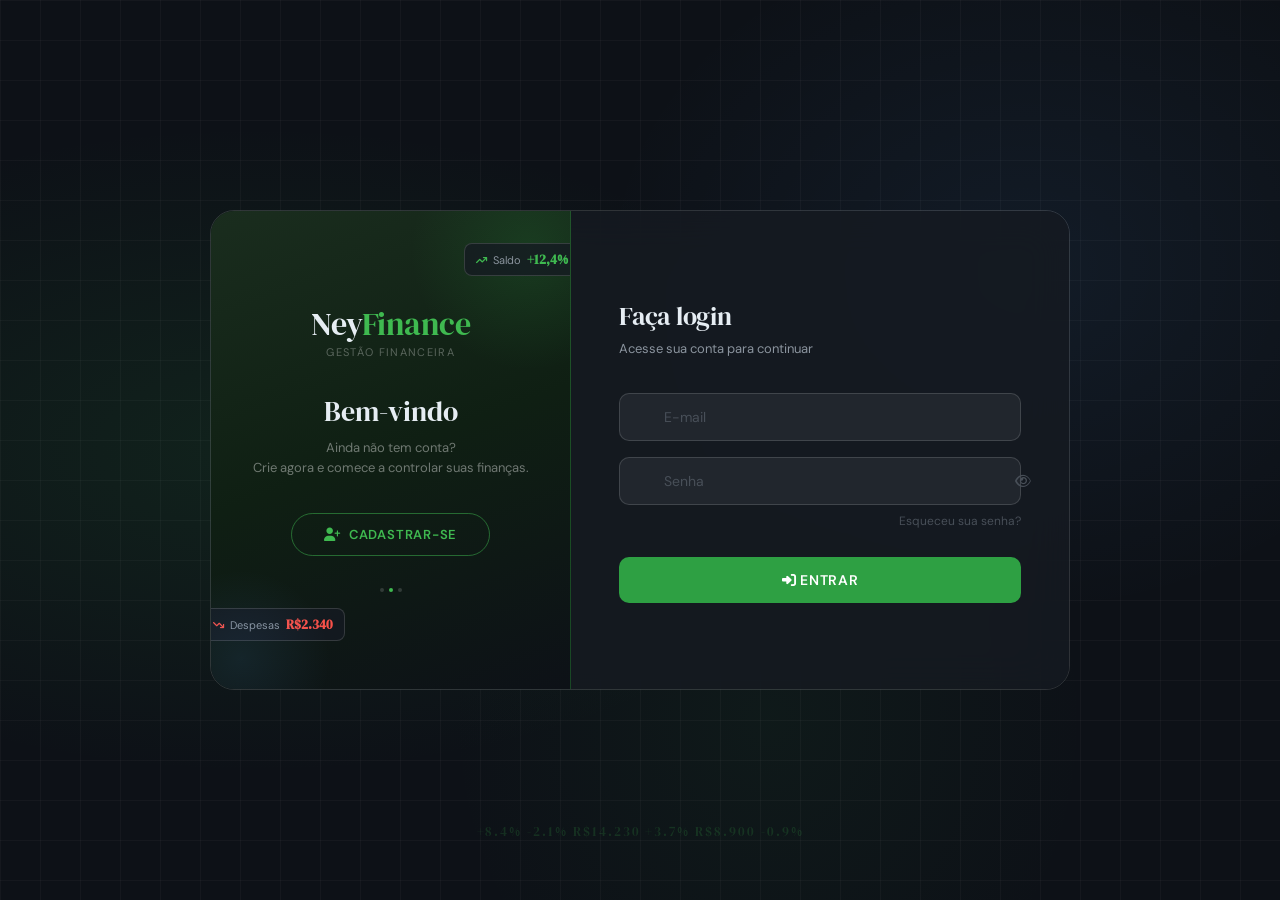
<file: NeyFinanceUsu/login.html>
<!DOCTYPE html>
<html lang="pt-BR">
<head>
  <meta charset="UTF-8" />
  <meta name="viewport" content="width=device-width, initial-scale=1.0" />
  <title>NeyFinance — Login</title>
  <link rel="preconnect" href="https://fonts.googleapis.com" />
  <link href="https://fonts.googleapis.com/css2?family=DM+Serif+Display&family=DM+Sans:wght@300;400;500;600&display=swap" rel="stylesheet" />
  <link rel="stylesheet" href="https://cdnjs.cloudflare.com/ajax/libs/font-awesome/6.5.0/css/all.min.css" />
  <style>
    *, *::before, *::after { box-sizing: border-box; margin: 0; padding: 0; }

    :root {
      --bg: #0d1117;
      --bg2: #161b22;
      --bg3: #21262d;
      --border: rgba(255,255,255,0.08);
      --border2: rgba(255,255,255,0.14);
      --text: #e6edf3;
      --text2: #8b949e;
      --text3: #484f58;
      --green: #2ea043;
      --green-light: #3fb950;
      --green-bg: rgba(46,160,67,0.15);
      --green-border: rgba(46,160,67,0.35);
      --accent: #58a6ff;
      --radius: 10px;
      --radius-lg: 16px;
    }

    html, body {
      height: 100%;
      font-family: 'DM Sans', sans-serif;
      background: var(--bg);
      color: var(--text);
      overflow: hidden;
    }

    .bg-scene {
      position: fixed;
      inset: 0;
      z-index: 0;
      background:
        radial-gradient(ellipse 80% 60% at 20% 50%, rgba(46,160,67,0.12) 0%, transparent 60%),
        radial-gradient(ellipse 60% 70% at 80% 30%, rgba(88,166,255,0.07) 0%, transparent 55%),
        radial-gradient(ellipse 50% 80% at 60% 80%, rgba(46,160,67,0.06) 0%, transparent 50%),
        var(--bg);
    }

    .bg-scene::before {
      content: '';
      position: absolute;
      inset: 0;
      background-image:
        linear-gradient(rgba(255,255,255,0.03) 1px, transparent 1px),
        linear-gradient(90deg, rgba(255,255,255,0.03) 1px, transparent 1px);
      background-size: 40px 40px;
    }

    .bg-scene::after {
      content: '+8.4%  -2.1%  R$14.230  +3.7%  R$8.900  -0.9%';
      position: absolute;
      bottom: 60px;
      left: 50%;
      transform: translateX(-50%);
      font-family: 'DM Serif Display', serif;
      font-size: 13px;
      color: rgba(63,185,80,0.18);
      letter-spacing: 0.15em;
      white-space: nowrap;
      pointer-events: none;
    }

    .container {
      position: relative;
      z-index: 1;
      height: 100vh;
      display: flex;
      align-items: center;
      justify-content: center;
      padding: 20px;
    }

    .card-wrapper {
      display: flex;
      width: 100%;
      max-width: 860px;
      min-height: 480px;
      border-radius: 24px;
      overflow: hidden;
      border: 1px solid var(--border2);
      backdrop-filter: blur(20px);
      animation: slideUp 0.5s cubic-bezier(0.16,1,0.3,1) both;
    }

    @keyframes slideUp {
      from { opacity: 0; transform: translateY(24px); }
      to   { opacity: 1; transform: translateY(0); }
    }

    .panel-left {
      width: 42%;
      background: linear-gradient(160deg, #1a2d1e 0%, #0f1f13 50%, #0d1117 100%);
      border-right: 1px solid var(--green-border);
      display: flex;
      flex-direction: column;
      align-items: center;
      justify-content: center;
      padding: 48px 40px;
      position: relative;
      overflow: hidden;
    }

    .panel-left::before {
      content: '';
      position: absolute;
      top: -80px; right: -80px;
      width: 240px; height: 240px;
      border-radius: 50%;
      background: radial-gradient(circle, rgba(46,160,67,0.18) 0%, transparent 70%);
      pointer-events: none;
    }

    .panel-left::after {
      content: '';
      position: absolute;
      bottom: -60px; left: -60px;
      width: 180px; height: 180px;
      border-radius: 50%;
      background: radial-gradient(circle, rgba(88,166,255,0.09) 0%, transparent 70%);
      pointer-events: none;
    }

    .logo-area {
      text-align: center;
      margin-bottom: 36px;
    }

    .logo-mark {
      font-family: 'DM Serif Display', serif;
      font-size: 32px;
      color: var(--text);
      letter-spacing: -0.5px;
      line-height: 1;
    }

    .logo-mark span { color: var(--green-light); }

    .logo-sub {
      font-size: 11px;
      color: rgba(255,255,255,0.3);
      text-transform: uppercase;
      letter-spacing: 0.12em;
      margin-top: 5px;
    }

    .welcome-title {
      font-family: 'DM Serif Display', serif;
      font-size: 28px;
      color: var(--text);
      text-align: center;
      line-height: 1.2;
      margin-bottom: 10px;
    }

    .welcome-sub {
      font-size: 13px;
      color: rgba(255,255,255,0.4);
      text-align: center;
      margin-bottom: 36px;
      line-height: 1.5;
    }

    .btn-outline {
      display: inline-flex;
      align-items: center;
      justify-content: center;
      gap: 8px;
      padding: 12px 32px;
      border-radius: 50px;
      border: 1.5px solid rgba(63,185,80,0.5);
      background: transparent;
      color: var(--green-light);
      font-family: 'DM Sans', sans-serif;
      font-size: 13px;
      font-weight: 600;
      letter-spacing: 0.06em;
      text-transform: uppercase;
      cursor: pointer;
      transition: all 0.2s;
      text-decoration: none;
    }

    .btn-outline:hover {
      background: var(--green-bg);
      border-color: var(--green-light);
      transform: translateY(-1px);
    }

    .divider-dots {
      display: flex;
      gap: 5px;
      margin-top: 32px;
    }

    .divider-dots span {
      width: 4px; height: 4px;
      border-radius: 50%;
      background: rgba(255,255,255,0.15);
    }

    .divider-dots span:nth-child(2) {
      background: var(--green-light);
    }

    .panel-right {
      flex: 1;
      background: rgba(22,27,34,0.85);
      display: flex;
      flex-direction: column;
      justify-content: center;
      padding: 52px 48px;
      position: relative;
    }

    .form-title {
      font-family: 'DM Serif Display', serif;
      font-size: 26px;
      color: var(--text);
      margin-bottom: 6px;
      letter-spacing: -0.3px;
    }

    .form-subtitle {
      font-size: 13px;
      color: var(--text2);
      margin-bottom: 36px;
    }

    .input-group {
      margin-bottom: 16px;
      position: relative;
    }

    .input-group i {
      position: absolute;
      left: 16px;
      top: 50%;
      transform: translateY(-50%);
      color: var(--text3);
      font-size: 14px;
      pointer-events: none;
      transition: color 0.15s;
    }

    .input-group input {
      width: 100%;
      background: var(--bg3);
      border: 1px solid var(--border2);
      border-radius: var(--radius);
      padding: 14px 16px 14px 44px;
      font-size: 14px;
      font-family: 'DM Sans', sans-serif;
      color: var(--text);
      outline: none;
      transition: border-color 0.15s, box-shadow 0.15s;
    }

    .input-group input::placeholder { color: var(--text3); }

    .input-group input:focus {
      border-color: var(--green);
      box-shadow: 0 0 0 3px var(--green-bg);
    }

    .input-group input:focus + i,
    .input-group:focus-within i {
      color: var(--green-light);
    }

    .input-group input { position: relative; z-index: 1; background: var(--bg3); }

    .toggle-pw {
      position: absolute;
      right: 14px;
      top: 50%;
      transform: translateY(-50%);
      background: none;
      border: none;
      cursor: pointer;
      color: var(--text3);
      font-size: 14px;
      z-index: 2;
      padding: 4px;
      transition: color 0.15s;
    }

    .toggle-pw:hover { color: var(--text2); }

    .forgot-row {
      display: flex;
      justify-content: flex-end;
      margin-top: -8px;
      margin-bottom: 28px;
    }

    .forgot-link {
      font-size: 12px;
      color: var(--text3);
      text-decoration: none;
      transition: color 0.15s;
    }

    .forgot-link:hover { color: var(--green-light); }

    .btn-primary {
      width: 100%;
      padding: 14px;
      background: var(--green);
      border: none;
      border-radius: var(--radius);
      color: #fff;
      font-family: 'DM Sans', sans-serif;
      font-size: 14px;
      font-weight: 600;
      letter-spacing: 0.05em;
      text-transform: uppercase;
      cursor: pointer;
      transition: all 0.2s;
      display: flex;
      align-items: center;
      justify-content: center;
      gap: 8px;
    }

    .btn-primary:hover {
      background: var(--green-light);
      transform: translateY(-1px);
    }

    .btn-primary:active {
      transform: translateY(0);
    }

    .btn-primary.loading {
      pointer-events: none;
      opacity: 0.7;
    }

    .btn-primary .spinner {
      display: none;
      width: 16px; height: 16px;
      border: 2px solid rgba(255,255,255,0.3);
      border-top-color: #fff;
      border-radius: 50%;
      animation: spin 0.7s linear infinite;
    }

    .btn-primary.loading .spinner { display: block; }
    .btn-primary.loading .btn-text { display: none; }

    @keyframes spin { to { transform: rotate(360deg); } }

    .divider-or {
      display: flex;
      align-items: center;
      gap: 12px;
      margin: 24px 0;
      color: var(--text3);
      font-size: 12px;
    }

    .divider-or::before,
    .divider-or::after {
      content: '';
      flex: 1;
      height: 1px;
      background: var(--border);
    }

    .alert {
      display: none;
      align-items: center;
      gap: 8px;
      padding: 10px 14px;
      border-radius: var(--radius);
      font-size: 12.5px;
      margin-bottom: 16px;
      animation: fadeIn 0.2s ease;
    }

    @keyframes fadeIn { from { opacity: 0; transform: translateY(-4px); } to { opacity: 1; transform: none; } }

    .alert.error {
      background: rgba(218,54,51,0.12);
      border: 1px solid rgba(218,54,51,0.3);
      color: #f85149;
    }

    .alert.success {
      background: var(--green-bg);
      border: 1px solid var(--green-border);
      color: var(--green-light);
    }

    .floater {
      position: absolute;
      display: flex;
      align-items: center;
      gap: 6px;
      background: rgba(22,27,34,0.8);
      border: 1px solid var(--border2);
      border-radius: 8px;
      padding: 7px 11px;
      font-size: 11px;
      color: var(--text2);
      animation: floatUp 0.6s cubic-bezier(0.16,1,0.3,1) both;
      pointer-events: none;
    }

    .floater .val { font-weight: 600; font-family: 'DM Serif Display', serif; font-size: 13px; }
    .floater.pos .val { color: var(--green-light); }
    .floater.neg .val { color: #f85149; }
    .floater.f1 { top: 32px; right: -10px; animation-delay: 0.4s; }
    .floater.f2 { bottom: 48px; left: -10px; animation-delay: 0.55s; }

    @keyframes floatUp {
      from { opacity: 0; transform: translateY(12px); }
      to   { opacity: 1; transform: translateY(0); }
    }

    @media (max-width: 640px) {
      .card-wrapper { flex-direction: column; min-height: auto; border-radius: 18px; }
      .panel-left { width: 100%; padding: 36px 28px; min-height: 200px; }
      .panel-right { padding: 36px 28px; }
      .floater { display: none; }
      .welcome-title { font-size: 22px; }
    }
  </style>
</head>
<body>

<div class="bg-scene"></div>

<div class="container">
  <div class="card-wrapper">

    <!-- LEFT -->
    <div class="panel-left">

      <div class="logo-area">
        <div class="logo-mark">Ney<span>Finance</span></div>
        <div class="logo-sub">Gestão financeira</div>
      </div>

      <div class="welcome-title">Bem-vindo</div>
      <div class="welcome-sub">Ainda não tem conta?<br>Crie agora e comece a controlar suas finanças.</div>

      <a href="register.html" class="btn-outline">
        <i class="fa-solid fa-user-plus"></i>
        Cadastrar-se
      </a>

      <div class="divider-dots">
        <span></span><span></span><span></span>
      </div>

      <div class="floater pos f1">
        <i class="fa-solid fa-arrow-trend-up" style="color:var(--green-light);font-size:10px"></i>
        <span>Saldo</span>
        <span class="val">+12,4%</span>
      </div>
      <div class="floater neg f2">
        <i class="fa-solid fa-arrow-trend-down" style="color:#f85149;font-size:10px"></i>
        <span>Despesas</span>
        <span class="val">R$2.340</span>
      </div>

    </div>

    <!-- RIGHT -->
    <div class="panel-right">

      <div class="form-title">Faça login</div>
      <div class="form-subtitle">Acesse sua conta para continuar</div>

      <div id="alert-box" class="alert error">
        <i class="fa-solid fa-circle-exclamation"></i>
        <span id="alert-msg">E-mail ou senha inválidos.</span>
      </div>

      <form onsubmit="handleLogin(event)" novalidate>

        <div class="input-group">
          <input type="email" id="f-email" placeholder="E-mail" autocomplete="email" required />
          <i class="fa-regular fa-envelope"></i>
        </div>

        <div class="input-group">
          <input type="password" id="f-senha" placeholder="Senha" autocomplete="current-password" required />
          <i class="fa-solid fa-lock"></i>
          <button type="button" class="toggle-pw" onclick="toggleSenha()" id="eye-btn" aria-label="Mostrar senha">
            <i class="fa-regular fa-eye" id="eye-icon"></i>
          </button>
        </div>

        <div class="forgot-row">
          <a href="#" class="forgot-link">Esqueceu sua senha?</a>
        </div>

        <button type="submit" class="btn-primary" id="btn-login">
          <div class="spinner"></div>
          <span class="btn-text">
            <i class="fa-solid fa-right-to-bracket"></i>
            Entrar
          </span>
        </button>

      </form>

    </div>

  </div>
</div>

<script>
  function toggleSenha() {
    const input = document.getElementById('f-senha');
    const icon  = document.getElementById('eye-icon');
    if (input.type === 'password') {
      input.type = 'text';
      icon.className = 'fa-regular fa-eye-slash';
    } else {
      input.type = 'password';
      icon.className = 'fa-regular fa-eye';
    }
  }

  function showAlert(msg, type = 'error') {
    const box = document.getElementById('alert-box');
    document.getElementById('alert-msg').textContent = msg;
    box.className = 'alert ' + type;
    box.style.display = 'flex';
  }

  function hideAlert() {
    document.getElementById('alert-box').style.display = 'none';
  }

  async function handleLogin(e) {
    e.preventDefault();
    hideAlert();

    const email = document.getElementById('f-email').value.trim();
    const senha = document.getElementById('f-senha').value;

    if (!email || !senha) {
      showAlert('Preencha e-mail e senha.');
      return;
    }

    const btn = document.getElementById('btn-login');
    btn.classList.add('loading');

    try {
      const res = await fetch('http://localhost:8080/usuarios/login', {
        method: 'POST',
        headers: { 'Content-Type': 'application/json' },
        body: JSON.stringify({ login: email, senha })
      });

      if (!res.ok) {
        showAlert('E-mail ou senha inválidos.');
        return;
      }

      const data = await res.json();

      localStorage.setItem('nf_token', data.token);
      localStorage.setItem('nf_nome', data.nome || email);

      showAlert('Login realizado! Redirecionando…', 'success');
      setTimeout(() => window.location.href = 'index.html', 900);

    } catch (err) {
      showAlert('Não foi possível conectar ao servidor.');
    } finally {
      btn.classList.remove('loading');
    }
  }

  if (localStorage.getItem('nf_token')) {
    window.location.href = 'index.html';
  }
</script>
</body>
</html>
</file>
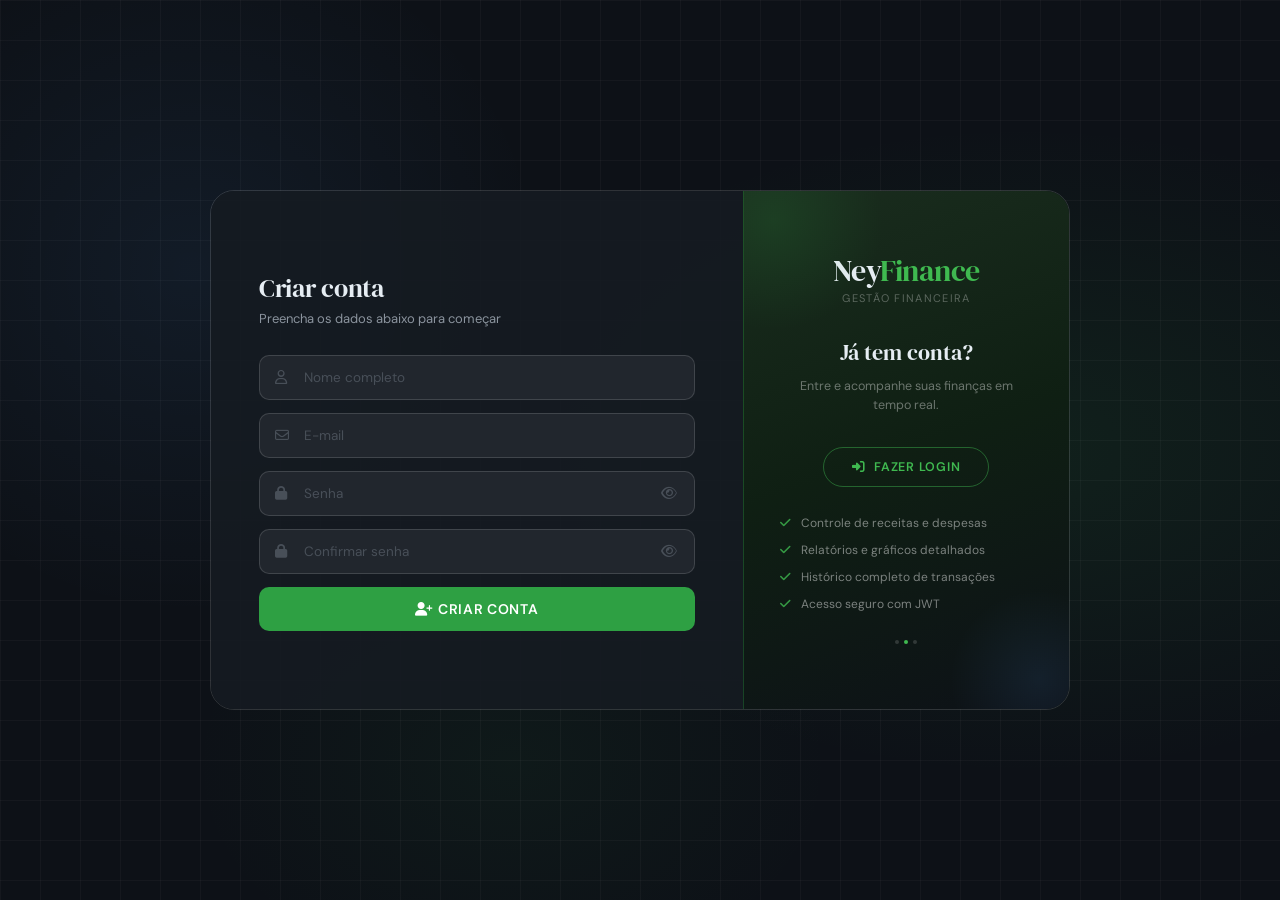
<file: NeyFinanceUsu/register.html>
<!DOCTYPE html>
<html lang="pt-BR">
<head>
  <meta charset="UTF-8" />
  <meta name="viewport" content="width=device-width, initial-scale=1.0" />
  <title>NeyFinance — Cadastro</title>
  <link rel="preconnect" href="https://fonts.googleapis.com" />
  <link href="https://fonts.googleapis.com/css2?family=DM+Serif+Display&family=DM+Sans:wght@300;400;500;600&display=swap" rel="stylesheet" />
  <link rel="stylesheet" href="https://cdnjs.cloudflare.com/ajax/libs/font-awesome/6.5.0/css/all.min.css" />
  <style>
    *, *::before, *::after { box-sizing: border-box; margin: 0; padding: 0; }

    :root {
      --bg: #0d1117;
      --bg2: #161b22;
      --bg3: #21262d;
      --border: rgba(255,255,255,0.08);
      --border2: rgba(255,255,255,0.14);
      --text: #e6edf3;
      --text2: #8b949e;
      --text3: #484f58;
      --green: #2ea043;
      --green-light: #3fb950;
      --green-bg: rgba(46,160,67,0.15);
      --green-border: rgba(46,160,67,0.35);
      --red: #da3633;
      --red-light: #f85149;
      --red-bg: rgba(218,54,51,0.12);
      --red-border: rgba(218,54,51,0.3);
      --accent: #58a6ff;
      --radius: 10px;
    }

    html, body {
      height: 100%;
      font-family: 'DM Sans', sans-serif;
      background: var(--bg);
      color: var(--text);
      overflow: hidden;
    }

    .bg-scene {
      position: fixed;
      inset: 0;
      z-index: 0;
      background:
        radial-gradient(ellipse 70% 60% at 80% 50%, rgba(46,160,67,0.11) 0%, transparent 60%),
        radial-gradient(ellipse 50% 70% at 15% 30%, rgba(88,166,255,0.07) 0%, transparent 55%),
        radial-gradient(ellipse 50% 50% at 40% 85%, rgba(46,160,67,0.06) 0%, transparent 50%),
        var(--bg);
    }

    .bg-scene::before {
      content: '';
      position: absolute;
      inset: 0;
      background-image:
        linear-gradient(rgba(255,255,255,0.03) 1px, transparent 1px),
        linear-gradient(90deg, rgba(255,255,255,0.03) 1px, transparent 1px);
      background-size: 40px 40px;
    }

    .container {
      position: relative;
      z-index: 1;
      height: 100vh;
      display: flex;
      align-items: center;
      justify-content: center;
      padding: 20px;
    }

    .card-wrapper {
      display: flex;
      width: 100%;
      max-width: 860px;
      min-height: 520px;
      border-radius: 24px;
      overflow: hidden;
      border: 1px solid var(--border2);
      animation: slideUp 0.5s cubic-bezier(0.16,1,0.3,1) both;
    }

    @keyframes slideUp {
      from { opacity: 0; transform: translateY(24px); }
      to   { opacity: 1; transform: translateY(0); }
    }

    /* ── RIGHT PANEL agora vem primeiro visualmente (form) ── */
    .panel-form {
      flex: 1;
      background: rgba(22,27,34,0.9);
      display: flex;
      flex-direction: column;
      justify-content: center;
      padding: 48px 48px;
      position: relative;
    }

    .form-title {
      font-family: 'DM Serif Display', serif;
      font-size: 26px;
      color: var(--text);
      margin-bottom: 4px;
      letter-spacing: -0.3px;
    }

    .form-subtitle {
      font-size: 13px;
      color: var(--text2);
      margin-bottom: 28px;
    }

    .input-group {
      margin-bottom: 13px;
      position: relative;
    }

    .input-group i.icon {
      position: absolute;
      left: 16px;
      top: 50%;
      transform: translateY(-50%);
      color: var(--text3);
      font-size: 14px;
      pointer-events: none;
      z-index: 2;
      transition: color 0.15s;
    }

    .input-group input {
      width: 100%;
      background: var(--bg3);
      border: 1px solid var(--border2);
      border-radius: var(--radius);
      padding: 13px 16px 13px 44px;
      font-size: 13.5px;
      font-family: 'DM Sans', sans-serif;
      color: var(--text);
      outline: none;
      transition: border-color 0.15s, box-shadow 0.15s;
      position: relative;
      z-index: 1;
    }

    .input-group input::placeholder { color: var(--text3); }

    .input-group input:focus {
      border-color: var(--green);
      box-shadow: 0 0 0 3px var(--green-bg);
    }

    .input-group:focus-within i.icon { color: var(--green-light); }

    /* invalid state */
    .input-group input.invalid {
      border-color: var(--red);
      box-shadow: 0 0 0 3px var(--red-bg);
    }

    .input-group input.invalid ~ i.icon { color: var(--red-light); }

    .field-error {
      font-size: 11px;
      color: var(--red-light);
      margin-top: 4px;
      padding-left: 4px;
      display: none;
    }

    .toggle-pw {
      position: absolute;
      right: 14px;
      top: 50%;
      transform: translateY(-50%);
      background: none;
      border: none;
      cursor: pointer;
      color: var(--text3);
      font-size: 14px;
      z-index: 2;
      padding: 4px;
      transition: color 0.15s;
    }

    .toggle-pw:hover { color: var(--text2); }

    /* strength bar */
    .strength-wrap {
      display: none;
      margin-top: 6px;
      gap: 4px;
    }

    .strength-wrap.visible { display: flex; }

    .s-bar {
      flex: 1; height: 3px; border-radius: 2px;
      background: var(--bg3);
      transition: background 0.3s;
    }

    .strength-label {
      font-size: 11px;
      color: var(--text3);
      margin-left: 6px;
      white-space: nowrap;
      align-self: center;
    }

    .alert {
      display: none;
      align-items: center;
      gap: 8px;
      padding: 10px 14px;
      border-radius: var(--radius);
      font-size: 12.5px;
      margin-bottom: 14px;
      animation: fadeIn 0.2s ease;
    }

    @keyframes fadeIn { from { opacity: 0; transform: translateY(-4px); } to { opacity: 1; transform: none; } }

    .alert.error   { background: var(--red-bg);   border: 1px solid var(--red-border);   color: var(--red-light); }
    .alert.success { background: var(--green-bg);  border: 1px solid var(--green-border); color: var(--green-light); }

    .btn-primary {
      width: 100%;
      padding: 13px;
      background: var(--green);
      border: none;
      border-radius: var(--radius);
      color: #fff;
      font-family: 'DM Sans', sans-serif;
      font-size: 14px;
      font-weight: 600;
      letter-spacing: 0.05em;
      text-transform: uppercase;
      cursor: pointer;
      transition: all 0.2s;
      display: flex;
      align-items: center;
      justify-content: center;
      gap: 8px;
      margin-top: 4px;
    }

    .btn-primary:hover { background: var(--green-light); transform: translateY(-1px); }
    .btn-primary:active { transform: translateY(0); }
    .btn-primary.loading { pointer-events: none; opacity: 0.7; }

    .spinner {
      display: none;
      width: 16px; height: 16px;
      border: 2px solid rgba(255,255,255,0.3);
      border-top-color: #fff;
      border-radius: 50%;
      animation: spin 0.7s linear infinite;
    }

    .btn-primary.loading .spinner { display: block; }
    .btn-primary.loading .btn-text { display: none; }

    @keyframes spin { to { transform: rotate(360deg); } }

    /* ── RIGHT SIDE PANEL ── */
    .panel-side {
      width: 38%;
      background: linear-gradient(160deg, #1a2d1e 0%, #0f1f13 50%, #0d1117 100%);
      border-left: 1px solid var(--green-border);
      display: flex;
      flex-direction: column;
      align-items: center;
      justify-content: center;
      padding: 48px 36px;
      position: relative;
      overflow: hidden;
    }

    .panel-side::before {
      content: '';
      position: absolute;
      top: -80px; left: -80px;
      width: 220px; height: 220px;
      border-radius: 50%;
      background: radial-gradient(circle, rgba(46,160,67,0.16) 0%, transparent 70%);
      pointer-events: none;
    }

    .panel-side::after {
      content: '';
      position: absolute;
      bottom: -60px; right: -60px;
      width: 180px; height: 180px;
      border-radius: 50%;
      background: radial-gradient(circle, rgba(88,166,255,0.09) 0%, transparent 70%);
      pointer-events: none;
    }

    .logo-area {
      text-align: center;
      margin-bottom: 32px;
    }

    .logo-mark {
      font-family: 'DM Serif Display', serif;
      font-size: 30px;
      color: var(--text);
      letter-spacing: -0.5px;
      line-height: 1;
    }

    .logo-mark span { color: var(--green-light); }

    .logo-sub {
      font-size: 11px;
      color: rgba(255,255,255,0.3);
      text-transform: uppercase;
      letter-spacing: 0.12em;
      margin-top: 5px;
    }

    .side-title {
      font-family: 'DM Serif Display', serif;
      font-size: 22px;
      color: var(--text);
      text-align: center;
      margin-bottom: 10px;
    }

    .side-sub {
      font-size: 12.5px;
      color: rgba(255,255,255,0.38);
      text-align: center;
      margin-bottom: 32px;
      line-height: 1.55;
    }

    .btn-outline {
      display: inline-flex;
      align-items: center;
      justify-content: center;
      gap: 8px;
      padding: 11px 28px;
      border-radius: 50px;
      border: 1.5px solid rgba(63,185,80,0.45);
      background: transparent;
      color: var(--green-light);
      font-family: 'DM Sans', sans-serif;
      font-size: 12.5px;
      font-weight: 600;
      letter-spacing: 0.06em;
      text-transform: uppercase;
      cursor: pointer;
      transition: all 0.2s;
      text-decoration: none;
    }

    .btn-outline:hover {
      background: var(--green-bg);
      border-color: var(--green-light);
      transform: translateY(-1px);
    }

    /* feature list */
    .features {
      list-style: none;
      margin-top: 28px;
      display: flex;
      flex-direction: column;
      gap: 11px;
      width: 100%;
    }

    .features li {
      display: flex;
      align-items: center;
      gap: 10px;
      font-size: 12px;
      color: rgba(255,255,255,0.45);
    }

    .features li i {
      color: var(--green-light);
      font-size: 12px;
      flex-shrink: 0;
      opacity: 0.8;
    }

    .divider-dots {
      display: flex;
      gap: 5px;
      margin-top: 28px;
    }

    .divider-dots span {
      width: 4px; height: 4px;
      border-radius: 50%;
      background: rgba(255,255,255,0.15);
    }

    .divider-dots span:nth-child(2) { background: var(--green-light); }

    @media (max-width: 640px) {
      .card-wrapper { flex-direction: column; border-radius: 18px; }
      .panel-side { width: 100%; padding: 36px 28px; min-height: 180px; }
      .panel-form { padding: 36px 28px; }
      html, body { overflow: auto; }
    }
  </style>
</head>
<body>

<div class="bg-scene"></div>

<div class="container">
  <div class="card-wrapper">

    <!-- FORM (esquerda) -->
    <div class="panel-form">

      <div class="form-title">Criar conta</div>
      <div class="form-subtitle">Preencha os dados abaixo para começar</div>

      <div id="alert-box" class="alert error">
        <i class="fa-solid fa-circle-exclamation"></i>
        <span id="alert-msg">Erro ao criar conta.</span>
      </div>

      <form onsubmit="handleRegister(event)" novalidate>

        <div class="input-group">
          <input type="text" id="f-nome" placeholder="Nome completo" autocomplete="name" required />
          <i class="fa-regular fa-user icon"></i>
          <span class="field-error" id="err-nome">Informe seu nome.</span>
        </div>

        <div class="input-group">
          <input type="email" id="f-email" placeholder="E-mail" autocomplete="email" required />
          <i class="fa-regular fa-envelope icon"></i>
          <span class="field-error" id="err-email">Informe um e-mail válido.</span>
        </div>

        <div class="input-group">
          <input type="password" id="f-senha" placeholder="Senha" autocomplete="new-password"
                 oninput="checkStrength(this.value)" required />
          <i class="fa-solid fa-lock icon"></i>
          <button type="button" class="toggle-pw" onclick="togglePw('f-senha','eye1')" aria-label="Mostrar senha">
            <i class="fa-regular fa-eye" id="eye1"></i>
          </button>
          <span class="field-error" id="err-senha">Mínimo de 8 caracteres.</span>
        </div>

        <!-- strength bar -->
        <div class="strength-wrap" id="strength-wrap">
          <div class="s-bar" id="sb1"></div>
          <div class="s-bar" id="sb2"></div>
          <div class="s-bar" id="sb3"></div>
          <div class="s-bar" id="sb4"></div>
          <span class="strength-label" id="strength-label"></span>
        </div>

        <div class="input-group" style="margin-top:13px">
          <input type="password" id="f-confirma" placeholder="Confirmar senha" autocomplete="new-password" required />
          <i class="fa-solid fa-lock icon"></i>
          <button type="button" class="toggle-pw" onclick="togglePw('f-confirma','eye2')" aria-label="Mostrar senha">
            <i class="fa-regular fa-eye" id="eye2"></i>
          </button>
          <span class="field-error" id="err-confirma">As senhas não coincidem.</span>
        </div>

        <button type="submit" class="btn-primary" id="btn-reg">
          <div class="spinner"></div>
          <span class="btn-text">
            <i class="fa-solid fa-user-plus"></i>
            Criar conta
          </span>
        </button>

      </form>

    </div>

    <!-- SIDE (direita) -->
    <div class="panel-side">

      <div class="logo-area">
        <div class="logo-mark">Ney<span>Finance</span></div>
        <div class="logo-sub">Gestão financeira</div>
      </div>

      <div class="side-title">Já tem conta?</div>
      <div class="side-sub">Entre e acompanhe suas finanças em tempo real.</div>

      <a href="login.html" class="btn-outline">
        <i class="fa-solid fa-right-to-bracket"></i>
        Fazer login
      </a>

      <ul class="features">
        <li><i class="fa-solid fa-check"></i> Controle de receitas e despesas</li>
        <li><i class="fa-solid fa-check"></i> Relatórios e gráficos detalhados</li>
        <li><i class="fa-solid fa-check"></i> Histórico completo de transações</li>
        <li><i class="fa-solid fa-check"></i> Acesso seguro com JWT</li>
      </ul>

      <div class="divider-dots">
        <span></span><span></span><span></span>
      </div>

    </div>

  </div>
</div>

<script>
  if (localStorage.getItem('nf_token')) {
    window.location.href = 'index.html';
  }

  function togglePw(inputId, iconId) {
    const input = document.getElementById(inputId);
    const icon  = document.getElementById(iconId);
    if (input.type === 'password') {
      input.type = 'text';
      icon.className = 'fa-regular fa-eye-slash';
    } else {
      input.type = 'password';
      icon.className = 'fa-regular fa-eye';
    }
  }

  function checkStrength(val) {
    const wrap = document.getElementById('strength-wrap');
    if (!val) { wrap.classList.remove('visible'); return; }
    wrap.classList.add('visible');

    let score = 0;
    if (val.length >= 8)               score++;
    if (/[A-Z]/.test(val))             score++;
    if (/[0-9]/.test(val))             score++;
    if (/[^A-Za-z0-9]/.test(val))      score++;

    const colors = ['#f85149','#d29922','#3fb950','#3fb950'];
    const labels = ['Fraca','Regular','Boa','Forte'];

    for (let i = 1; i <= 4; i++) {
      const bar = document.getElementById('sb' + i);
      bar.style.background = i <= score ? colors[score - 1] : 'var(--bg3)';
    }

    document.getElementById('strength-label').textContent = labels[score - 1] || '';
    document.getElementById('strength-label').style.color = colors[score - 1] || 'var(--text3)';
  }

  function setFieldError(inputId, errId, show) {
    const input = document.getElementById(inputId);
    const err   = document.getElementById(errId);
    if (show) {
      input.classList.add('invalid');
      err.style.display = 'block';
    } else {
      input.classList.remove('invalid');
      err.style.display = 'none';
    }
  }

  function showAlert(msg, type = 'error') {
    const box = document.getElementById('alert-box');
    document.getElementById('alert-msg').textContent = msg;
    box.className = 'alert ' + type;
    box.style.display = 'flex';
  }

  function hideAlert() {
    document.getElementById('alert-box').style.display = 'none';
  }

  async function handleRegister(e) {
    e.preventDefault();
    hideAlert();

    const nome     = document.getElementById('f-nome').value.trim();
    const email    = document.getElementById('f-email').value.trim();
    const senha    = document.getElementById('f-senha').value;
    const confirma = document.getElementById('f-confirma').value;

    let valid = true;

    setFieldError('f-nome',    'err-nome',    !nome);
    if (!nome) valid = false;

    const emailOk = /^[^\s@]+@[^\s@]+\.[^\s@]+$/.test(email);
    setFieldError('f-email', 'err-email', !emailOk);
    if (!emailOk) valid = false;

    setFieldError('f-senha', 'err-senha', senha.length < 8);
    if (senha.length < 8) valid = false;

    setFieldError('f-confirma', 'err-confirma', senha !== confirma);
    if (senha !== confirma) valid = false;

    if (!valid) return;

    const btn = document.getElementById('btn-reg');
    btn.classList.add('loading');

    try {
      const res = await fetch('http://localhost:8080/api/auth/register', {
        method: 'POST',
        headers: { 'Content-Type': 'application/json' },
        body: JSON.stringify({ nome, email, senha })
      });

      const data = await res.json();

      if (!res.ok) {
        showAlert(data.mensagem || 'Erro ao criar conta. Tente novamente.');
        return;
      }

      showAlert('Conta criada com sucesso! Redirecionando…', 'success');
      setTimeout(() => window.location.href = 'login.html', 1200);

    } catch (err) {
      showAlert('Não foi possível conectar ao servidor.');
    } finally {
      btn.classList.remove('loading');
    }
  }

  /* limpar erro ao digitar */
  ['f-nome','f-email','f-senha','f-confirma'].forEach(id => {
    document.getElementById(id).addEventListener('input', () => {
      document.getElementById(id).classList.remove('invalid');
      const errMap = { 'f-nome':'err-nome','f-email':'err-email','f-senha':'err-senha','f-confirma':'err-confirma' };
      document.getElementById(errMap[id]).style.display = 'none';
    });
  });
</script>
</body>
</html>
</file>
